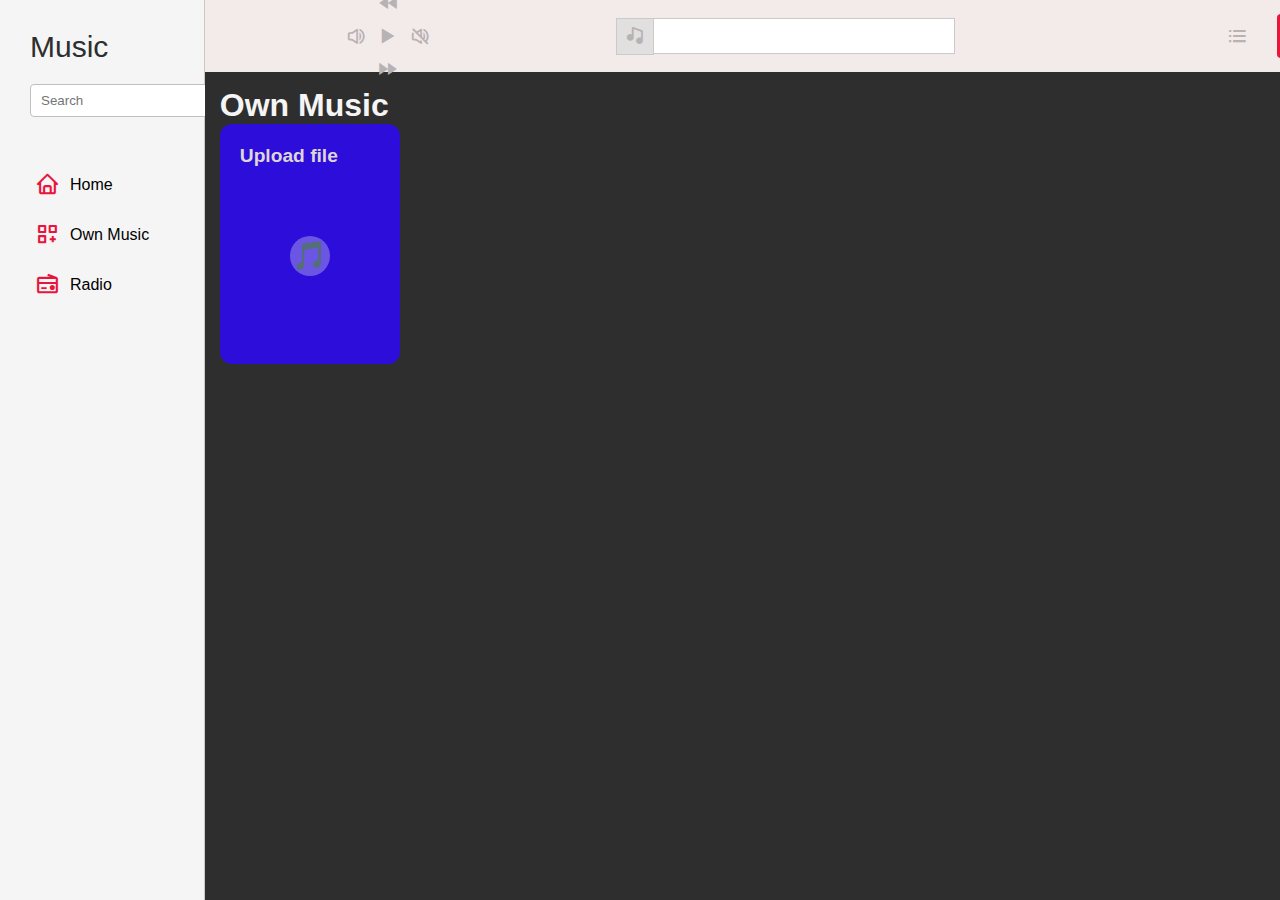
<file: own music/music.html>
<!DOCTYPE html>
<html lang="en">

<head>
  <meta charset="UTF-8" />
  <meta name="viewport" content="width=device-width, initial-scale=1.0" />
  <title>Home</title>
  <link rel="stylesheet" href="/css/music.css" />
  <link href='https://unpkg.com/boxicons@2.1.4/css/boxicons.min.css' rel='stylesheet'>
</head>

<body>
  <nav class="left">
    <h1>Music</h1>
    <input type="text" placeholder="Search">
    <div class="home">
      <i class='bx bx-home'></i>
      <a href="">Home</a>
    </div>
    <div class="home">
      <i class='bx bx-customize'></i>
      <a href="">Own Music</a>
    </div>
    <div class="home">
      <i class='bx bx-radio'></i>
      <a href="">Radio</a>
    </div>
  </nav>
  <div class="right">
    <nav class="top flex">
      <div class="sound">
        <i class='bx bx-volume-full'></i>
      </div>
      <div class="play">
        <i class='bx bx-rewind'></i>
        <i class='bx bx-play'></i>
        <i class='bx bx-fast-forward'></i>
      </div>
      <div class="sound">
        <i class='bx bx-volume-mute'></i>
      </div>
      <div class="zoom">
        <i class='bx bxs-music'></i>
      </div>
      <div class="zoom-two">

      </div>
      <div class="menu">
        <i class='bx bx-list-ul'></i>
        <button class="button">Sign In</button>
      </div>
    </nav>
    <main>
      <h1 class="text">Own Music</h1>
      <div class="music-list">
        <label class="upload-card">
          <input type="file" id="file-upload" />
          <div class="card-content">
            <span class="card-title">Upload file</span>
            <div class="plus-button">🎵</div>
          </div>
          <p>music</p>
        </label>

      </div>
      <!-- Music Upload Form (Hidden First) -->
      <div id="music-form" class="music-form">
        <h3>Add Music Details</h3>
        <label class="upload-card">
        <!-- <div class="music1 music"> -->
        <input type="text" id="songTitle" placeholder="Song title">
        <div class="card-content"></div>
        <!-- </div> -->
         <div class="button-group">
          <button id="addMusicBtn">Add Music</button>
          <button class="delete-btn">Delete</button>
        </div>
      <!-- </div> -->
      </label>
    </main>

  </div>
  <script>
    const fileInput = document.getElementById("file-upload");
    const musicForm = document.getElementById("music-form");
    const musicList = document.getElementById("musicList");
    const addBtn = document.getElementById("addMusicBtn");
    const songTitleInput = document.getElementById("songTitle");

    let selectedFile = null;

    let deleteBtn = document.createElement("span");
    deleteBtn.className = "delete";
    deleteBtn.textContent = "delete";
    // Show form after file upload
    fileInput.addEventListener("change", function () {
      if (this.files.length > 0) {
        selectedFile = this.files[0];
        musicForm.style.display = "block";
      }
    });

    // Add new music card
    addBtn.addEventListener("click", function () {
      if (!songTitleInput.value) {
        alert("Please enter song title");
        return;
      }

      const musicCard = document.createElement("div");
      musicCard.className = "music";

      musicCard.innerHTML = `
        <p>${songTitleInput.value}</p>
        <button class="delete-btn">Delete</button>
      `;

      musicList.appendChild(musicCard);

      // Reset
      songTitleInput.value = "";
      fileInput.value = "";
      musicForm.style.display = "none";

      // Delete button
      musicCard.querySelector(".delete-btn").onclick = function () {
        musicCard.remove();
      };
    });
  </script>


</body>

</html>
</file>
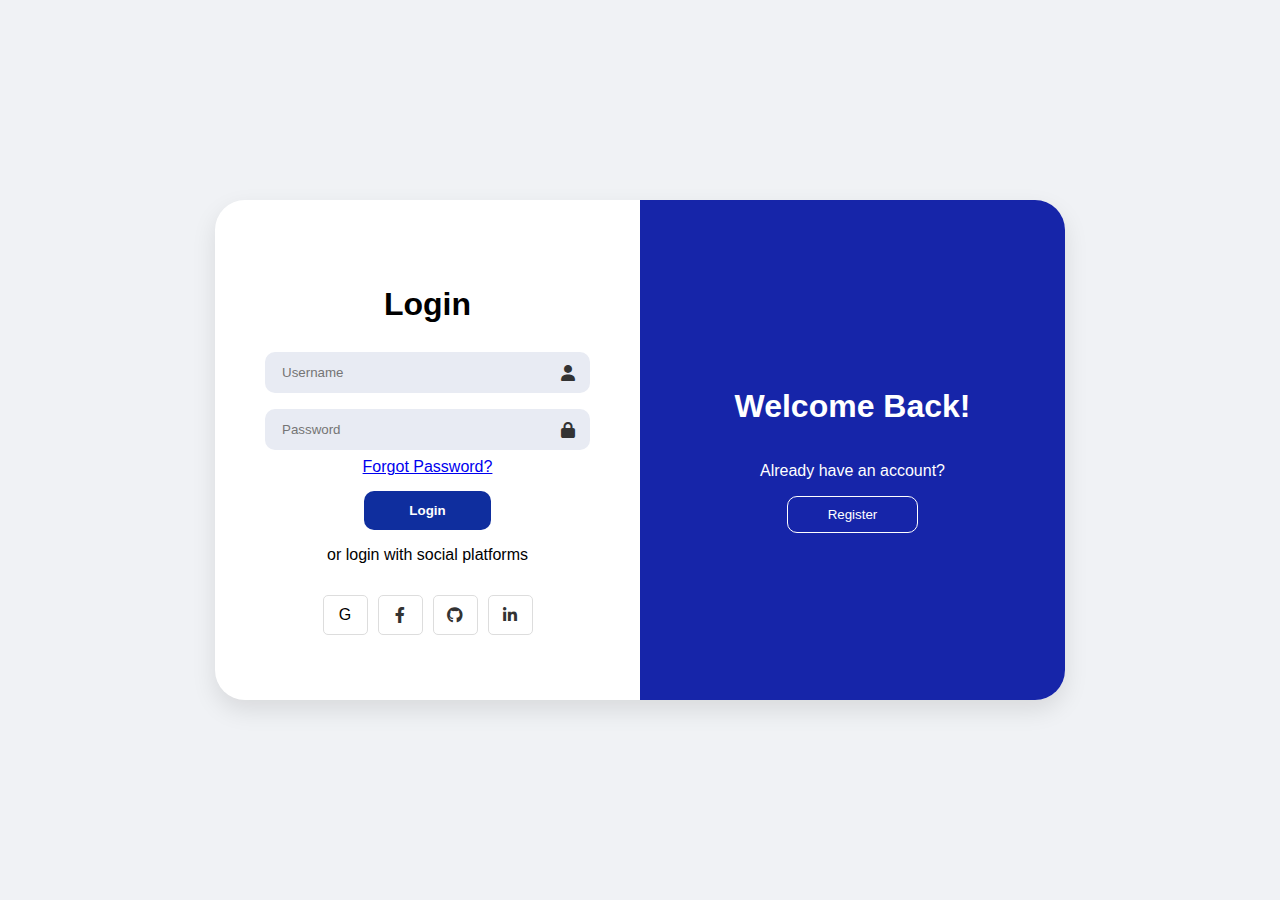
<file: pages/login.html>
<!DOCTYPE html>
<html lang="en">
<head>
    <meta charset="UTF-8">
    <meta name="viewport" content="width=device-width, initial-scale=1.0">
    <title>Animated Auth Form</title>
    <link rel="stylesheet" href="https://cdnjs.cloudflare.com/ajax/libs/font-awesome/6.0.0/css/all.min.css">
    <link rel="stylesheet" href="/css/login.css">
</head>
<body>
    <div class="container" id="container">
        <div class="form-container sign-up-container">
            <form action="#">
                <h1>Rigistration</h1>
                <div class="input-field">
                    <input type="text" placeholder="Username" />
                    <i class="fas fa-user"></i>
                </div>
                <div class="input-field">
                    <input type="email" placeholder="Email@gmail.com" />
                    <i class="fas fa-envelope"></i>
                </div>
                <div class="input-field">
                    <input type="password" placeholder="Password" />
                    <i class="fas fa-lock"></i>
                </div>
                <button class="main-btn">Register</button>
                <p>or register with social platforms</p>
                <div class="social-container">
                    <div class="social-box">G</div>
                    <div class="social-box"><i class="fab fa-facebook-f"></i></div>
                    <div class="social-box"><i class="fab fa-github"></i></div>
                    <div class="social-box"><i class="fab fa-linkedin-in"></i></div>
                </div>
            </form>
        </div>

        <div class="form-container sign-in-container">
            <form action="#">
                <h1>Login</h1>
                <div class="input-group">
                    <input type="text" placeholder="Username">
                    <i class="fas fa-user"></i>
                </div>
                <div class="input-group">
                    <input type="password" placeholder="Password">
                    <i class="fas fa-lock"></i>
                </div>
                <a href="#" class="forgot">Forgot Password?</a>
                <button class="main-btn">Login</button>
                <p>or login with social platforms</p>
                <div class="social-container">
                    <div class="social-box">G</div>
                    <div class="social-box"><i class="fab fa-facebook-f"></i></div>
                    <div class="social-box"><i class="fab fa-github"></i></div>
                    <div class="social-box"><i class="fab fa-linkedin-in"></i></div>
                </div>
            </form>
        </div>

        <div class="overlay-container">
            <div class="overlay">
                <div class="overlay-panel overlay-left">
                    <h1>Hello, Welcome!</h1>
                    <p>Don't have an account?</p>
                    <button class="ghost" id="signIn">Login</button>
                </div>
                <div class="overlay-panel overlay-right">
                    <h1>Welcome Back!</h1>
                    <p>Already have an account?</p>
                    <button class="ghost" id="signUp">Register</button>
                </div>
            </div>
        </div>
    </div>
    <script src="../js/login.js"></script>
</body>
</html>
</file>
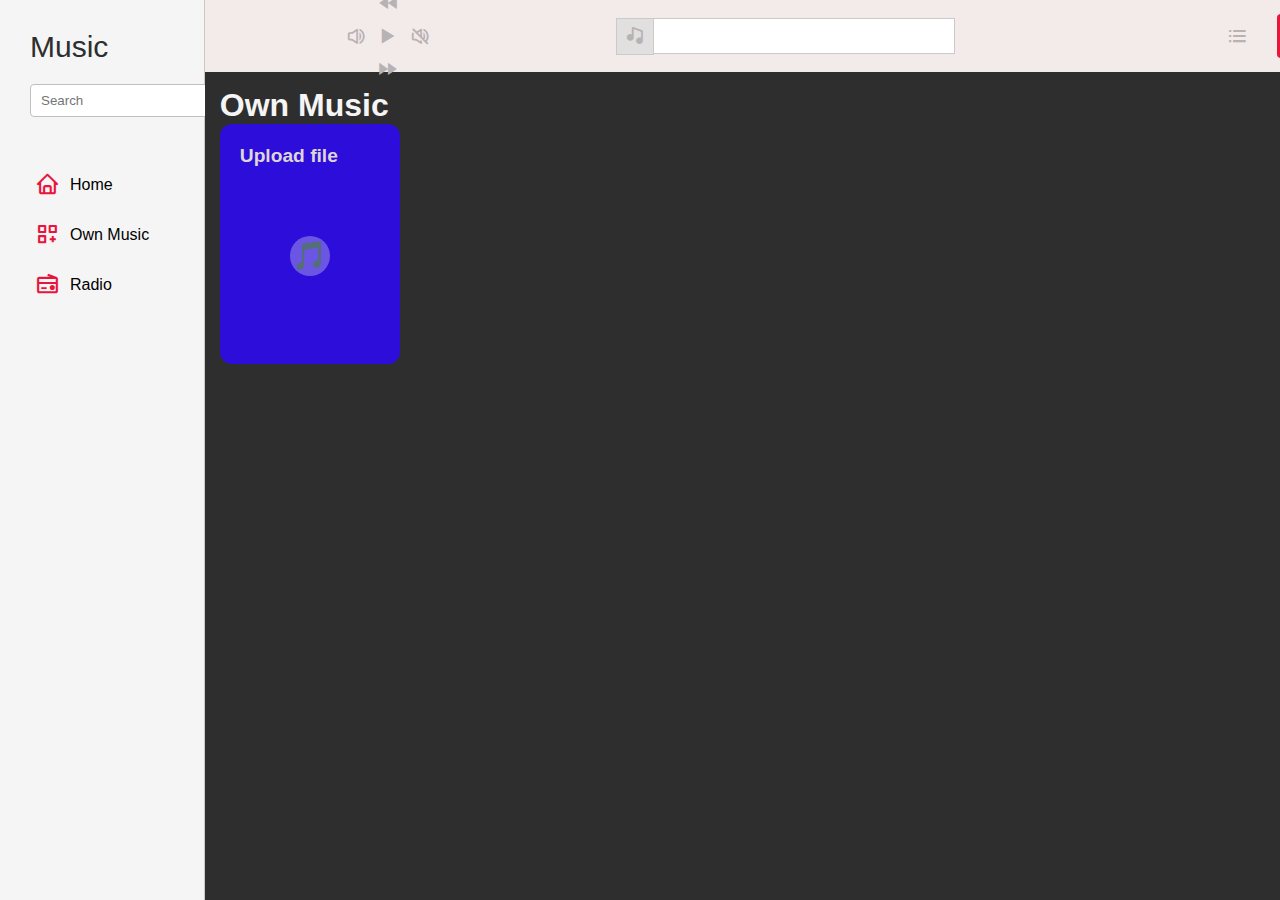
<file: pages/music.html>
<!DOCTYPE html>
<html lang="en">

<head>
  <meta charset="UTF-8" />
  <meta name="viewport" content="width=device-width, initial-scale=1.0" />
  <title>Home</title>
  <link rel="stylesheet" href="../css/music.css" />
  <link href='https://unpkg.com/boxicons@2.1.4/css/boxicons.min.css' rel='stylesheet'>
</head>

<body>
  <nav class="left">
    <h1>Music</h1>
    <input type="text" placeholder="Search">
    <div class="home">
      <i class='bx bx-home'></i>
      <a href="">Home</a>
    </div>
    <div class="home">
      <i class='bx bx-customize'></i>
      <a href="">Own Music</a>
    </div>
    <div class="home">
      <i class='bx bx-radio'></i>
      <a href="">Radio</a>
    </div>
  </nav>
  <div class="right">
    <nav class="top flex">
      <div class="sound">
        <i class='bx bx-volume-full'></i>
      </div>
      <div class="play">
        <i class='bx bx-rewind'></i>
        <i class='bx bx-play'></i>
        <i class='bx bx-fast-forward'></i>
      </div>
      <div class="sound">
        <i class='bx bx-volume-mute'></i>
      </div>
      <div class="zoom">
        <i class='bx bxs-music'></i>
      </div>
      <div class="zoom-two">

      </div>
      <div class="menu">
        <i class='bx bx-list-ul'></i>
        <button class="button">Sign In</button>
      </div>
    </nav>
    <main>
      <h1 class="text">Own Music</h1>
      <div class="music-list">
        <label class="upload-card">
          <input type="file" id="file-upload" />
          <div class="card-content">
            <span class="card-title">Upload file</span>
            <div class="plus-button">🎵</div>
          </div>
          <p>music</p>
        </label>

      </div>
      <!-- Music Upload Form (Hidden First) -->
      <div id="music-form" class="music-form">
        <h3>Add Music Details</h3>
        <label class="upload-card">
        <!-- <div class="music1 music"> -->
        <input type="text" id="songTitle" placeholder="Song title">
        <div class="card-content"></div>
        <!-- </div> -->
         <div class="button-group">
          <button id="addMusicBtn">Add Music</button>
          <button class="delete-btn">Delete</button>
        </div>
      <!-- </div> -->
      </label>
    </main>

  </div>
  <script>
    const fileInput = document.getElementById("file-upload");
    const musicForm = document.getElementById("music-form");
    const musicList = document.getElementById("musicList");
    const addBtn = document.getElementById("addMusicBtn");
    const songTitleInput = document.getElementById("songTitle");

    let selectedFile = null;

    let deleteBtn = document.createElement("span");
    deleteBtn.className = "delete";
    deleteBtn.textContent = "delete";
    // Show form after file upload
    fileInput.addEventListener("change", function () {
      if (this.files.length > 0) {
        selectedFile = this.files[0];
        musicForm.style.display = "block";
      }
    });

    // Add new music card
    addBtn.addEventListener("click", function () {
      if (!songTitleInput.value) {
        alert("Please enter song title");
        return;
      }

      const musicCard = document.createElement("div");
      musicCard.className = "music";

      musicCard.innerHTML = `
        <p>${songTitleInput.value}</p>
        <button class="delete-btn">Delete</button>
      `;

      musicList.appendChild(musicCard);

      // Reset
      songTitleInput.value = "";
      fileInput.value = "";
      musicForm.style.display = "none";

      // Delete button
      musicCard.querySelector(".delete-btn").onclick = function () {
        musicCard.remove();
      };
    });
  </script>


</body>

</html>
</file>
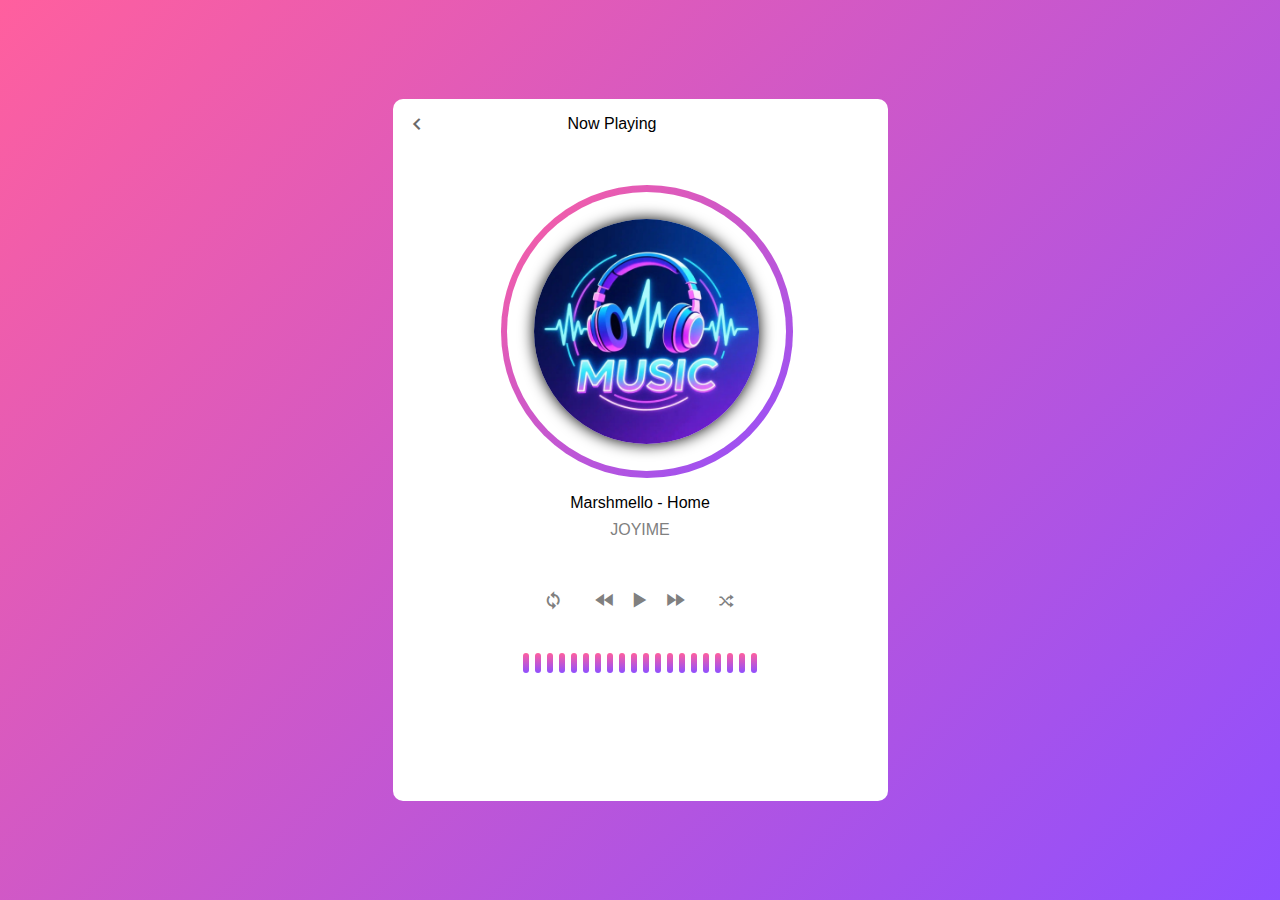
<file: pages/play.html>
<!DOCTYPE html>
<html lang="en">

<head>
    <meta charset="UTF-8">
    <meta name="viewport" content="width=device-width, initial-scale=1.0">
    <title>Play Music</title>
    <link rel="stylesheet" href="/css/play.css">
    <link href='https://unpkg.com/boxicons@2.1.4/css/boxicons.min.css' rel='stylesheet'>
</head>

<body>
    <nav>
        <div class="header">
            <i class='bx bx-chevron-left'></i>
            <p>Now Playing</p>
        </div>
        <div class="big">
            <div class="img-play">
                <span class="disj"></span>
                <img src="/img/2.png" alt="">
            </div>
        </div>
        <div class="text-title">
            <p>Marshmello - Home</p>
            <span>JOYIME</span>
        </div>
        <div class="icon-play">
            <span class="spen-one" style="font-size: 22px; margin-right: 2vh;"><i class='bx bx-sync'></i></span>
            <div class="one-icon">
                <i class='bx bx-rewind'></i>
                <i class='bx bx-play'></i>
                <i class='bx bx-fast-forward'></i>
            </div>
            <span class="spen-two" style="font-size: 17px; margin-left: 2vh;"><i class='bx bx-shuffle'></i></span>
        </div>
        <div class="sound-wave">
            <span></span>
            <span></span>
            <span></span>
            <span></span>
            <span></span>
            <span></span>
            <span></span>
            <span></span>
            <span></span>
            <span></span>
            <span></span>
            <span></span>
            <span></span>
            <span></span>
            <span></span>
            <span></span>
            <span></span>
            <span></span>
            <span></span>
            <span></span>
        </div>

    </nav>
</body>

</html>
</file>
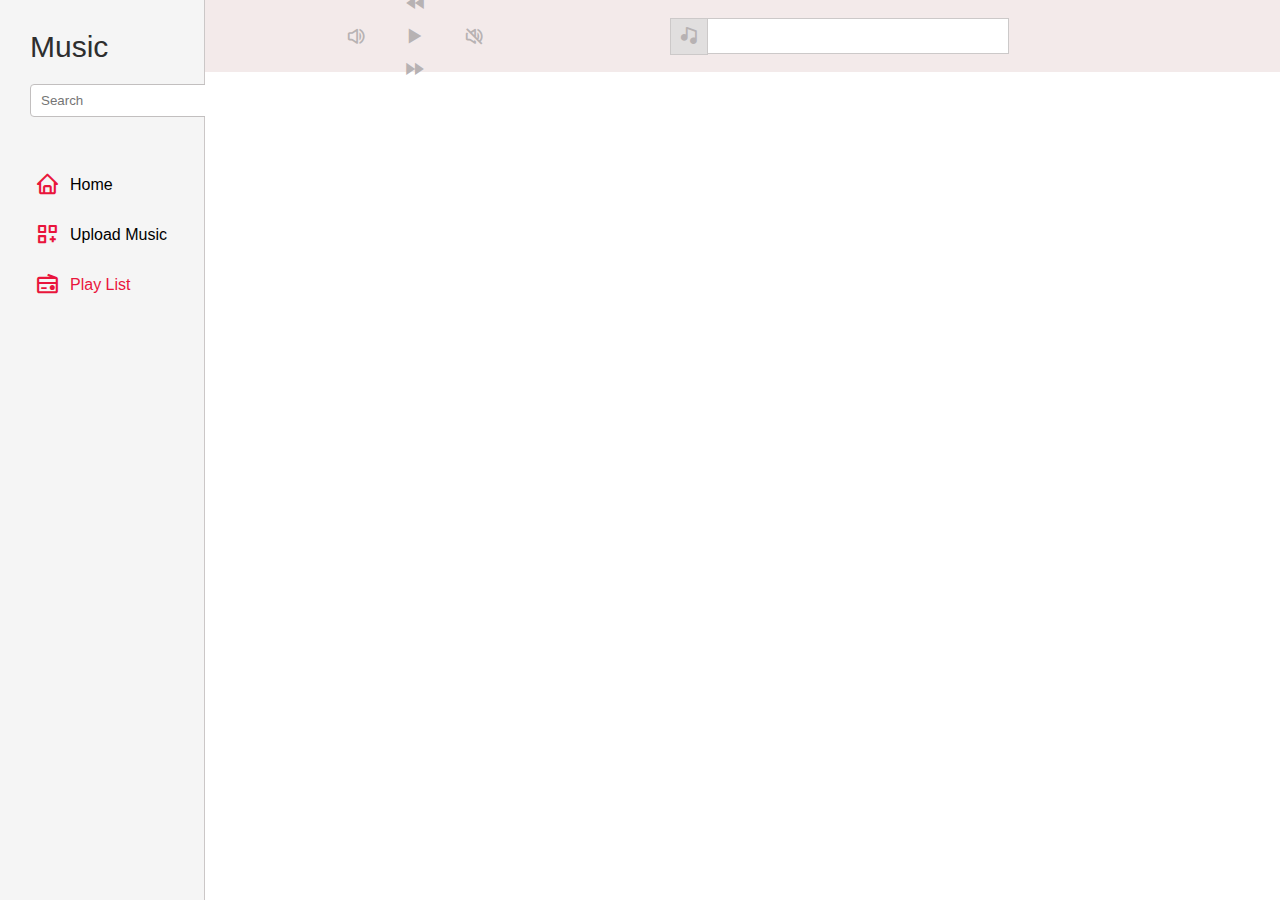
<file: pages/playLIst.html>
<!DOCTYPE html>
<html lang="en">
<head>
    <meta charset="UTF-8">
    <meta name="viewport" content="width=device-width, initial-scale=1.0">
    <title>playList</title>
    <link rel="stylesheet" href="../css/home.css">
  <link href='https://unpkg.com/boxicons@2.1.4/css/boxicons.min.css' rel='stylesheet'>

</head>
<body>
     <nav class="left">
    <h1>Music</h1>
    <input type="text" placeholder="Search">
    <div class="home">
      <i class='bx bx-home'></i>
      <a href="home.html">Home</a>
    </div>
    <div class="home">
      <i class='bx bx-customize'></i>
      <a href="ownMusic.html">Upload Music</a>
    </div>
    <div class="home">
      <i class='bx bx-radio' ></i>
      <a href="playList.html" style="color: rgb(233, 21, 60)">Play List</a>
    </div>
  </nav>
  <div class="right">
    <nav class="top flex">
      <div class="sound">
        <i class='bx bx-volume-full'></i>
      </div>
      <div class="play">
        <i class='bx bx-rewind'></i>
        <i class='bx bx-play'></i>
        <i class='bx bx-fast-forward'></i>
      </div>
      <div class="sound">
        <i class='bx bx-volume-mute'></i>
      </div>
      <div class="zoom">
        <i class='bx bxs-music'></i>
      </div>
      <div class="zoom-two">

      </div>
      <div class="menu">
        <i class='bx bx-list-ul'></i>
        <i class='bx bx-user-circle'></i>
      </div>
    </nav>
    <main id="main">
      
    </main>
</body>
</html>
</file>
<file: css/music.css>
* {
    margin: 0;
    padding: 0;
    box-sizing: border-box;
    font-family: sans-serif;
    color: black;   
}

:root {
    --primary-color: #0095FD;
    --black-color: #2E2E2E;
    --white-color: #F5F5F5;
    --gray-color: #cbc7c7;
    --pink-color: rgb(233, 21, 60);
    --black-sral-color: rgb(183, 178, 179);
}

body {
    font-family: 'Poppins', sans-serif;
    background: var(--black-color); 
    display: flex;
    color: var(--white-color);
}

/*--------------*/
/*left*/
/*--------------*/

.left {
    background-color: var(--white-color);
    width: 16%;
    height: 100vh;
    padding: 30px 30px;
    border-right: 1px solid var(--gray-color);
}

.left h1 {
    font-weight: 500;
    color: var(--black-color);
    font-size: 30px;

}

nav input {
    width: 25vh;
    padding: 8px 10px;
    margin: 20px 0px 50px 0px;
    border-radius: 4px;
    border: 1px solid rgb(194, 191, 191);
}

nav input:focus {
    border-color: rgb(233, 21, 60);
    outline: none;
    border: 2px solid rgb(233, 21, 60);
    box-shadow: 0 0 5px rgba(232, 51, 120, 0.3);
}

.home {
    display: flex;
    align-items: center;
    flex-direction: row;
    gap: 10px;
    margin-bottom: 15px;
    padding: 5px;
}

.home:hover {
    background-color: rgb(220, 218, 218);
    border-radius: 5px;
    padding: 5px;
}

.home i {
    font-size: 25px;
    color: rgb(233, 21, 60);
}

.home a {
    text-decoration: none;
}

/*--------------*/
/* right */
/*--------------*/

.right {
    background: var(--black-color);
    width: 84%;
    height: 100vh;
}

.flex {
    display: flex;
    align-items: center;
}

.top {
    height: 8vh;
    background: rgb(243, 234, 234);
    color: var(--black-color);
    padding-left: 15vh;
}

.menu {
    display: flex;
    align-items: center;
    margin-left: 30vh;
    gap: 3vh;
}

.menu i {
    font-size: 25px;
    color: var(--black-sral-color);
}

.menu button {
    padding: 7px 20px;
    border-radius: 4px;
    border: none;
    color: white;
    background-color: var(--pink-color);
}

.play {
    margin-right: 0vh;
}

.play i {
    font-size: 30px;
    color: var(--black-sral-color);
    padding: 1px;
}

.play i:hover {
    background-color: rgb(231, 228, 228);
    border-radius: 50%;
}

.sound {
    display: flex;
    gap: 10px;
}

.sound i {
    font-size: 20px;
    color: var(--black-sral-color);
    padding: 6px;
}

.sound i:hover {
    background-color: rgb(231, 228, 228);
    border-radius: 50%;
}

.zoom {
    border: 1px solid rgb(204, 201, 201);
    padding: 0px 100px;
    background-color: rgb(225, 223, 223);
    padding: 6px 8px;
    margin-left: 20vh;
}

.zoom i {
    font-size: 20px;
    color: var(--black-sral-color);
}

.top h3 {
    margin-right: 32px;
}

.zoom-two {
    border: 1px solid rgb(204, 201, 201);
    padding: 17.3px 150px;
    border-left: none;
    background-color: white;
}

main {
    padding: 15px;
    height: 92vh;
    overflow-y: auto;
}

.music {
    margin-top: 16px;
    background: #565656;
    width: 200px;
    height: 200px;
    gap: 10px;
}

.text {
    color: whitesmoke;
}

/* upload file */
.upload-card {
    display: block;
    width: 180px;
    height: 240px;
    background-color: #2c0dd9;
    border-radius: 12px;
    cursor: pointer;
    position: relative;
    transition: transform 0.2s ease, box-shadow 0.2s ease;
    overflow: hidden;
}

.upload-card:hover {
    transform: translateY(-5px);
    box-shadow: 0 10px 20px rgba(0, 0, 0, 0.1);
}

#file-upload {
    display: none;

}

.card-content {
    padding: 20px;
    height: 100%;
    display: flex;
    flex-direction: column;
    box-sizing: border-box;
}

.card-title {
    color: rgb(222, 213, 213);
    font-weight: 600;
    font-size: 1.2rem;
    line-height: 1.2;
}

.plus-button {
    margin: auto;
    width: 40px;
    height: 40px;
    background-color: rgba(255, 255, 255, 0.3);
    border-radius: 50%;
    color: white;
    display: flex;
    justify-content: center;
    align-items: center;
    font-size: 28px;
    font-weight: bold;
}

/* upload */
.music-form {
    display: none;
    margin-top: 20px;
    background: #1e1e1e;
    padding: 20px;
    width: 350px;
    border-radius: 10px;
    color: white;
}


.music {
    width: 180px;
    height: 150px;
    background: #444;
    color: white;
    border-radius: 10px;
    padding: 10px;
    margin-top: 15px;
    position: relative;
}

.music p {
    margin-bottom: 10px;
}

.delete-btn {
    background: rgb(185, 142, 142);
    border: none;
    color: white;
    padding: 5px 10px;
    border-radius: 5px;
    cursor: pointer;

}

.blue-box {
  background-color: #3300ff; /* The vibrant blue from your image */
  border-radius: 15px;
  padding: 20px;
  width: 250px;
  height: 250px;
  display: flex;
  flex-direction: column;
  align-items: center;
  justify-content: center;
  margin-bottom: 20px;
}
</file>
<file: css/login.css>
* { box-sizing: border-box; font-family: sans-serif; }

body {
    background-color: #f0f2f5;
    display: flex; justify-content: center; align-items: center;
    height: 100vh; margin: 0;
}

.container {
    background-color: #fff;
    border-radius: 30px;
    box-shadow: 0 10px 25px rgba(0,0,0,0.1);
    position: relative; overflow: hidden;
    width: 850px; height: 500px;
}

.form-container {
    position: absolute; top: 0; height: 100%;
    transition: all 0.6s ease-in-out;
}

.sign-in-container { 
    left: 0; 
    width: 50%; 
    z-index: 2; }
.sign-up-container { 
    left: 0; 
    width: 50%; 
    opacity: 0; 
    z-index: 1; 
}

.container.right-panel-active .sign-in-container { 
    transform: translateX(100%); 
    opacity: 0; 
}
.container.right-panel-active .sign-up-container { 
    transform: translateX(100%); 
    opacity: 1; 
    z-index: 5; 
}

form {
    display: flex; 
    flex-direction: column;
    justify-content: center; 
    align-items: center;
    padding: 0 50px; 
    height: 100%; 
    text-align: center;
}

.input-field, .input-group {
    background-color: #e8ebf3;
    border-radius: 10px; 
    display: flex; 
    align-items: center;
    width: 100%; 
    margin: 8px 0; 
    padding: 12px 15px;
}

input { 
    border: none; 
    background: transparent; 
    outline: none; 
    width: 100%; 
}
i { color: #333; }

.main-btn {
    background-color: #0f2e9e; 
    color: white;
    border-radius: 10px; 
    border: none; 
    padding: 12px 45px;
    font-weight: bold; 
    margin-top: 15px; 
    cursor: pointer;
}

.social-container { 
    display: flex; 
    margin-top: 15px; 
}
.social-box {
    border: 1px solid #ddd; 
    border-radius: 5px;
    margin: 0 5px; 
    height: 40px; 
    width: 45px;
    display: flex; 
    align-items: center; 
    justify-content: center; 
    cursor: pointer;
}

.overlay-container {
    position: absolute; 
    top: 0; 
    left: 50%; 
    width: 50%; 
    height: 100%;
    overflow: hidden; 
    transition: transform 0.6s ease-in-out; 
    z-index: 100;
}

.container.right-panel-active .overlay-container { 
    transform: translateX(-100%); 
}

.overlay {
    background: #1625a9; 
    color: white;
    position: relative; 
    left: -100%; 
    height: 100%; 
    width: 200%;
    transform: translateX(0); 
    transition: transform 0.6s ease-in-out;
}

.container.right-panel-active .overlay { 
    transform: translateX(50%); 
}

.overlay-panel {
    position: absolute; 
    display: flex; 
    flex-direction: column;
    align-items: center; 
    justify-content: center;
    top: 0; 
    height: 100%; 
    width: 50%; 
    text-align: center;
}

.overlay-right { 
    right: 0; 
}
.ghost {
    background: transparent; 
    border: 1px solid white;
    padding: 10px 40px; 
    border-radius: 10px; 
    color: white; 
    cursor: pointer;
}
</file>
<file: css/play.css>
*{
    font-family: sans-serif;
}
body{
    margin: 0;
    padding: 0;
    background: linear-gradient(135deg, #ff5f9e, #8f4fff);
    display: flex;
    align-items: center;
    justify-content: center;
    height: 100vh;
}
nav{
    height: 78vh;
    width: 55vh;
    background-color: white;
    border-radius: 10px;
}
.header{
    display: flex;
    flex-direction: row;
    align-items: center;
}
.header i{
    font-size: 25px;
    margin-left: 1vh;
    margin-right: 15vh;
    color: rgb(107, 106, 106);
    padding: 3px;
}
.header i:hover{
    background-color: rgb(214, 210, 210);
    border-radius: 50%;
}
.big{
    display: flex;
    justify-content: center;
    align-items: center;
    margin-top: 4vh;
    background: linear-gradient(135deg, #ff5f9e, #8f4fff);
    border-radius: 50%;
    width: 32.5vh;
    height: 32.5vh;
    margin-left: 12vh;
    animation: spin 15s linear infinite;
}
.img-play{
    display: flex;
    justify-content: center;
    align-items: center;
    background-color: white;
    padding: 3vh;
    border-radius: 50%;

}
.img-play img{
    height: 25vh;
    border-radius: 50%;
    box-shadow: 0 0 15px black;
    animation: spin 12s linear infinite;

}
.text-title{
    display: flex;
    justify-content: center;
    align-items: center;
    flex-direction: column;
}
.text-title p{
   margin-bottom: 1vh;
}
.text-title span{
   color: gray;
}

/*---------------*/
/*---icon play---*/
/*---------------*/

.icon-play{
    display: flex;
    justify-content: center;
    align-items: center;
    flex-direction: row;
    margin-top: 5vh;
}
.icon-play .spen-one i{
    padding: 5.5px;
    border-radius: 50%;
}
.icon-play .spen-one i:hover{
    background-color: rgb(236, 233, 233);
}
.icon-play .spen-two i{
    padding: 8px;
    border-radius: 50%;
}
.icon-play .spen-two i:hover{
    background-color: rgb(236, 233, 233);
}

.icon-play i{
    color: gray;
}
.one-icon i{
    font-size: 30px;
    padding: 1px;
    border-radius: 50%;
}
.one-icon i:hover{
    background-color: rgb(236, 233, 233);
}


/*------------------*/
/*-----sound--------*/
/*------------------*/

/* ---------- Sound Wave ---------- */
.sound-wave {
    display: flex;
    justify-content: center;
    align-items: flex-end;
    gap: 6px;
    margin-top: 4vh;
}

.sound-wave span {
    width: 6px;
    height: 20px;
    background: linear-gradient(180deg, #ff5f9e, #8f4fff);
    border-radius: 10px;
    animation: wave 1s infinite ease-in-out;
}

/* Different animation delays */
.sound-wave span:nth-child(1) { animation-delay: 0s; }
.sound-wave span:nth-child(2) { animation-delay: 0.1s; }
.sound-wave span:nth-child(3) { animation-delay: 0.2s; }
.sound-wave span:nth-child(4) { animation-delay: 0.3s; }
.sound-wave span:nth-child(5) { animation-delay: 0.4s; }
.sound-wave span:nth-child(6) { animation-delay: 0.5s; }
.sound-wave span:nth-child(7) { animation-delay: 0.6s; }

@keyframes wave {
    0% { height: 10px; }
    50% { height: 40px; }
    100% { height: 10px; }
}
</file>
<file: css/home.css>
* {
    margin: 0;
    padding: 0;
    box-sizing: border-box;
    font-family: sans-serif;
    color: black;
}

:root {
    --primary-color: #0095FD;
    --black-color: #2E2E2E;
    --white-color: #F5F5F5;
    --gray-color: #cbc7c7;
    --pink-color: rgb(233, 21, 60);
    --black-sral-color: rgb(183, 178, 179);
}

body {
    font-family: 'Poppins', sans-serif;
    background: var(--black-color);
    display: flex;
    color: var(--white-color);
}

/*--------------*/
/*left*/
/*--------------*/

.left {
    background-color: var(--white-color);
    width: 16%;
    height: 100vh;
    padding: 30px 30px;
    border-right: 1px solid var(--gray-color);
}

.left h1 {
    font-weight: 500;
    color: var(--black-color);
    font-size: 30px;

}

nav input {
    width: 25vh;
    padding: 8px 10px;
    margin: 20px 0px 50px 0px;
    border-radius: 4px;
    border: 1px solid rgb(194, 191, 191);
}

nav input:focus {
    border-color: rgb(233, 21, 60);
    outline: none;
    border: 2px solid rgb(233, 21, 60);
    box-shadow: 0 0 5px rgba(232, 51, 120, 0.3);
}

.home {
    display: flex;
    align-items: center;
    flex-direction: row;
    gap: 10px;
    margin-bottom: 15px;
    padding: 5px;
}

.home:hover {
    background-color: rgb(220, 218, 218);
    border-radius: 5px;
    padding: 5px;
}

.home i {
    font-size: 25px;
    color: rgb(233, 21, 60);
}

.home a {
    text-decoration: none;
}


/*--------------*/
/* right */
/*--------------*/

.right {
    width: 84%;
    height: 100vh;
}

.flex {
    display: flex;
    align-items: center;
}

.top {
    height: 8vh;
    background: rgb(243, 234, 234);
    color: var(--black-color);
    padding-left: 15vh;
}

.menu {
    display: flex;
    align-items: center;
    margin-left: 30vh;
    gap: 3vh;
}

.menu i {
    font-size: 25px;
    color: var(--black-sral-color);
}

.menu button {
    padding: 7px 20px;
    border-radius: 4px;
    border: none;
    color: white;
    background-color: var(--pink-color);
}

.play {
    margin-right: 0vh;
}

.play i {
    font-size: 30px;
    color: var(--black-sral-color);
    padding: 1px;
}

.play i:hover {
    background-color: rgb(231, 228, 228);
    border-radius: 50%;
}

.sound {
    display: flex;
    gap: 10px;
}

.sound i {
    font-size: 20px;
    color: var(--black-sral-color);
    padding: 6px;
}

.sound i:hover {
    background-color: rgb(231, 228, 228);
    border-radius: 50%;
}

.zoom {
    border: 1px solid rgb(204, 201, 201);
    padding: 0px 100px;
    background-color: rgb(225, 223, 223);
    padding: 6px 8px;
    margin-left: 20vh;
}

.zoom i {
    font-size: 20px;
    color: var(--black-sral-color);
}

.top h3 {
    margin-right: 32px;
}

.zoom-two {
    border: 1px solid rgb(204, 201, 201);
    padding: 17.3px 150px;
    border-left: none;
    background-color: white;
}

main {
    padding: 15px;
    height: 92vh;
    overflow-y: auto;
    background-color: white;
    padding: 0;
    margin: 0;
}

main h1 {
    margin-top: 16px;
    margin-left: 5vh;
}

.music-list {
    display: flex;
    gap: 20px;
    flex-wrap: wrap;
    justify-content: center;
    margin-top: 5vh;
}

.music {
    margin-top: 16px;
    background: #565656;
    width: 200px;
    height: 200px;
    gap: 10px;
}

.music-card {
    border-radius: 10px;
    padding-bottom: 1vh;
    border-bottom: 0.5vh solid rgb(224, 54, 111);
}

.music-card {
    border-radius: 0px 0px 5px 5px;
    padding-bottom: 4px;

    /* Smooth transition */
    transition:
        transform 0.45s cubic-bezier(0.4, 0, 0.2, 1),
        box-shadow 0.45s cubic-bezier(0.4, 0, 0.2, 1),
        border-bottom-color 0.45s ease;

    /* Prevent layout jump */
    border-bottom: 3px solid transparent;
}

.music-card:hover {
    transform: translateY(-10px) scale(1.03);
    box-shadow: 0 18px 35px rgba(0, 0, 0, 0.2);

    /* Smooth border reveal */
    border-bottom-color: rgb(234, 80, 131);
}

.music-card img {
    height: 30vh;
    border-radius: 10px;
}

.music-card p {
    font-size: 13px;
    margin-left: 2vh;
}

.music-card span {
    font-size: 13px;
    color: rgb(135, 135, 135);
    margin-left: 8vh;
}

section {
    background-color: white;
}

/*--------------------*/
/*---- Play music ----*/
/*--------------------*/

.play-music {
    background-color: #cbc7c7;
    height: 78vh;
    width: 60vh;
    border-radius: 10px;
    align-items: center;
    margin-left: 55vh;
    margin-top: 5vh;
}

.play {
    padding: 2vh 3vh;
}

/* ------------------- */
/* ------------------- */

.nav-nav {
    display: flex;
    flex-direction: row;
    align-items: center;

}

.nav-nav i {
    color: rgb(90, 88, 88);
    margin-right: 13vh;
    margin-left: 0vh;
}

.nav-nav {
    display: flex;
    flex-direction: row;
    align-items: center;
}

/* ------------------ */
/* ------------------ */

.big-big-play {
    font-family: 'Poppins', sans-serif;
    background: linear-gradient(to bottom, #ffffff 70%, #ff99cc 100%);
    height: 95vh;
    display: flex;
    justify-content: center;
    align-items: center;
    color: #333;
    padding-top: 5vh;
}

.player {
    width: 320px;
    height: 500px;
    /* Shorter height */
    background: white;
    border-radius: 20px;
    overflow: hidden;
    box-shadow: 0 15px 30px rgba(0, 0, 0, 0.15);
    display: flex;
    flex-direction: column;
    display: flex;
    justify-content: center;
    align-items: center;
    justify-self: center;
    
}

.header {
    padding: 12px 20px;
    display: flex;
    justify-content: space-between;
    align-items: center;
    font-size: 15px;
    font-weight: 600;
}
.header i{
    margin-right: 4vh;
}
.header div{
    margin-right: 7vh;
}

.header .back {
    font-size: 20px;
}

.header .search {
    font-size: 19px;
}

.album-art-container {
    flex: 1;
    display: flex;
    justify-content: center;
    align-items: center;
    position: relative;
    padding: 25px;
}

.album-art {
    width: 180px;
    height: 180px;
    border-radius: 50%;
    overflow: hidden;
    position: relative;
    z-index: 2;
    box-shadow: 0 8px 25px rgba(255, 105, 180, 0.3);
}

.album-art img {
    width: 100%;
    height: 100%;
    object-fit: cover;
    animation: spin 15s linear infinite;

}

/* Circular progress ring */
.progress-ring {
    position: absolute;
    width: 200px;
    height: 200px;
    z-index: 1;
}

.progress-ring circle {
    cx: 100px;
    cy: 100px;
    r: 95px;
    fill: none;
    stroke: #f0f0f0;
    stroke-width: 8;
}

.progress-ring .progress {
    stroke: #ff69b4;
    stroke-linecap: round;
    transform: rotate(-90deg);
    transform-origin: 100px 100px;
    stroke-dasharray: 596;
    /* 2 * π * 95 ≈ 596 */
    stroke-dashoffset: 298;
    /* ~50% progress */
    transition: stroke-dashoffset 0.3s ease;
}

.song-info {
    text-align: center;
    padding: 10px 20px;
}

.song-title {
    font-size: 18px;
    font-weight: 600;
    margin-bottom: 4px;
}

.artist {
    font-size: 13px;
    color: #999;
}

.controls {
    display: flex;
    justify-content: center;
    align-items: center;
    gap: 3px;
    padding: 15px 0;
}
.controls i{
    color: #999;
    font-size: 18px;
    padding: 10px;
    border-radius: 50%;
}
.controls i:hover{
    background-color: #ebe9e9;
}
.controls #sa {
    border-radius: 50%;
    padding: 3px 10px 6px 10px;
    text-align: center;
}
.controls #sa:hover {
    background-color: #ebe9e9;
}
.controls #va {
    border-radius: 50%;
    padding: 3px 10px 6px 10px;
    text-align: center;
}
.controls #va:hover {
    background-color: #ebe9e9;
}

.control-btn {
    background: none;
    border: none;
    font-size: 22px;
    color: #bbb;
    cursor: pointer;
}

.play-btn {
    font-size: 30px;
    color: #ff69b4;
    background: #ffe6f0;
    width: 50px;
    height: 50px;
    border-radius: 50%;
    display: flex;
    justify-content: center;
    align-items: center;
    border: none;
    padding: 0px 0px 3px 2px;
}
.play-btn:hover{
    background: #f5ecf0;
}

.waveform {
    height: 60px;
    background: white;
    display: flex;
    justify-content: center;
    align-items: flex-end;
    gap: 3px;
    padding: 10px 20px;
}

.bar {
    width: 3px;
    background: #ddd;
    border-radius: 2px;
    animation: wave 1.5s ease-in-out infinite;
}

/* Smaller bars */
.bar:nth-child(1) {
    height: 32px;
    animation-delay: 0s;
}

.bar:nth-child(2) {
    height: 15px;
    animation-delay: 0.1s;
}

.bar:nth-child(3) {
    height: 18px;
    animation-delay: 0.2s;
}

.bar:nth-child(4) {
    height: 20px;
    animation-delay: 0.3s;
}

.bar:nth-child(5) {
    height: 22px;
    animation-delay: 0.4s;
}

.bar:nth-child(6) {
    height: 18px;
    animation-delay: 0.5s;
}

.bar:nth-child(7) {
    height: 15px;
    animation-delay: 0.6s;
}

.bar:nth-child(8) {
    height: 28px;
    animation-delay: 0.7s;
}
.bar:nth-child(9) {
    height: 12px;
    animation-delay: 0s;
}

.bar:nth-child(10) {
    height: 25px;
    animation-delay: 0.1s;
}

.bar:nth-child(11) {
    height: 18px;
    animation-delay: 0.2s;
}

.bar:nth-child(12) {
    height: 18px;
    animation-delay: 0.3s;
}

.bar:nth-child(13) {
    height: 22px;
    animation-delay: 0.4s;
}

.bar:nth-child(14) {
    height: 38px;
    animation-delay: 0.5s;
}

.bar:nth-child(15) {
    height: 15px;
    animation-delay: 0.6s;
}

.bar:nth-child(16) {
    height: 28px;
    animation-delay: 0.7s;
}
.bar:nth-child(17) {
    height: 12px;
    animation-delay: 0s;
}

.bar:nth-child(18) {
    height: 25px;
    animation-delay: 0.1s;
}

.bar:nth-child(19) {
    height: 18px;
    animation-delay: 0.2s;
}

.bar:nth-child(20) {
    height: 32px;
    animation-delay: 0.3s;
}

.bar:nth-child(21) {
    height: 22px;
    animation-delay: 0.4s;
}

.bar:nth-child(22) {
    height: 38px;
    animation-delay: 0.5s;
}

.bar:nth-child(23) {
    height: 15px;
    animation-delay: 0.6s;
}

.bar:nth-child(24) {
    height: 28px;
    animation-delay: 0.7s;
}
.bar:nth-child(25) {
    height: 12px;
    animation-delay: 0s;
}

.bar:nth-child(26) {
    height: 25px;
    animation-delay: 0.1s;
}

.bar:nth-child(27) {
    height: 18px;
    animation-delay: 0.2s;
}

.bar:nth-child(28) {
    height: 32px;
    animation-delay: 0.3s;
}

.bar:nth-child(29) {
    height: 22px;
    animation-delay: 0.4s;
}

.bar:nth-child(30) {
    height: 38px;
    animation-delay: 0.5s;
}

.bar:nth-child(31) {
    height: 15px;
    animation-delay: 0.6s;
}

.bar:nth-child(32) {
    height: 28px;
    animation-delay: 0.7s;
}
.bar:nth-child(33) {
    height: 12px;
    animation-delay: 0s;
}

.bar:nth-child(34) {
    height: 25px;
    animation-delay: 0.1s;
}

.bar:nth-child(35) {
    height: 18px;
    animation-delay: 0.2s;
}

.bar:nth-child(36) {
    height: 32px;
    animation-delay: 0.3s;
}

.bar:nth-child(37) {
    height: 22px;
    animation-delay: 0.4s;
}

.bar:nth-child(38) {
    height: 38px;
    animation-delay: 0.5s;
}

.bar:nth-child(39) {
    height: 15px;
    animation-delay: 0.6s;
}

.bar:nth-child(40) {
    height: 28px;
    animation-delay: 0.7s;
}
.bar:nth-child(41) {
    height: 12px;
    animation-delay: 0s;
}

.bar:nth-child(42) {
    height: 25px;
    animation-delay: 0.1s;
}

.bar:nth-child(43) {
    height: 18px;
    animation-delay: 0.2s;
}

.bar:nth-child(44) {
    height: 32px;
    animation-delay: 0.3s;
}

.bar:nth-child(45) {
    height: 22px;
    animation-delay: 0.4s;
}

.bar:nth-child(46) {
    height: 38px;
    animation-delay: 0.5s;
}

.bar:nth-child(47) {
    height: 15px;
    animation-delay: 0.6s;
}

.bar:nth-child(48) {
    height: 28px;
    animation-delay: 0.7s;
}
@keyframes wave {

    0%,
    100% {
        transform: scaleY(1);
        background: #ddd;
    }

    50% {
        transform: scaleY(1.8);
        background: #ff69b4;
    }
}
</file>
